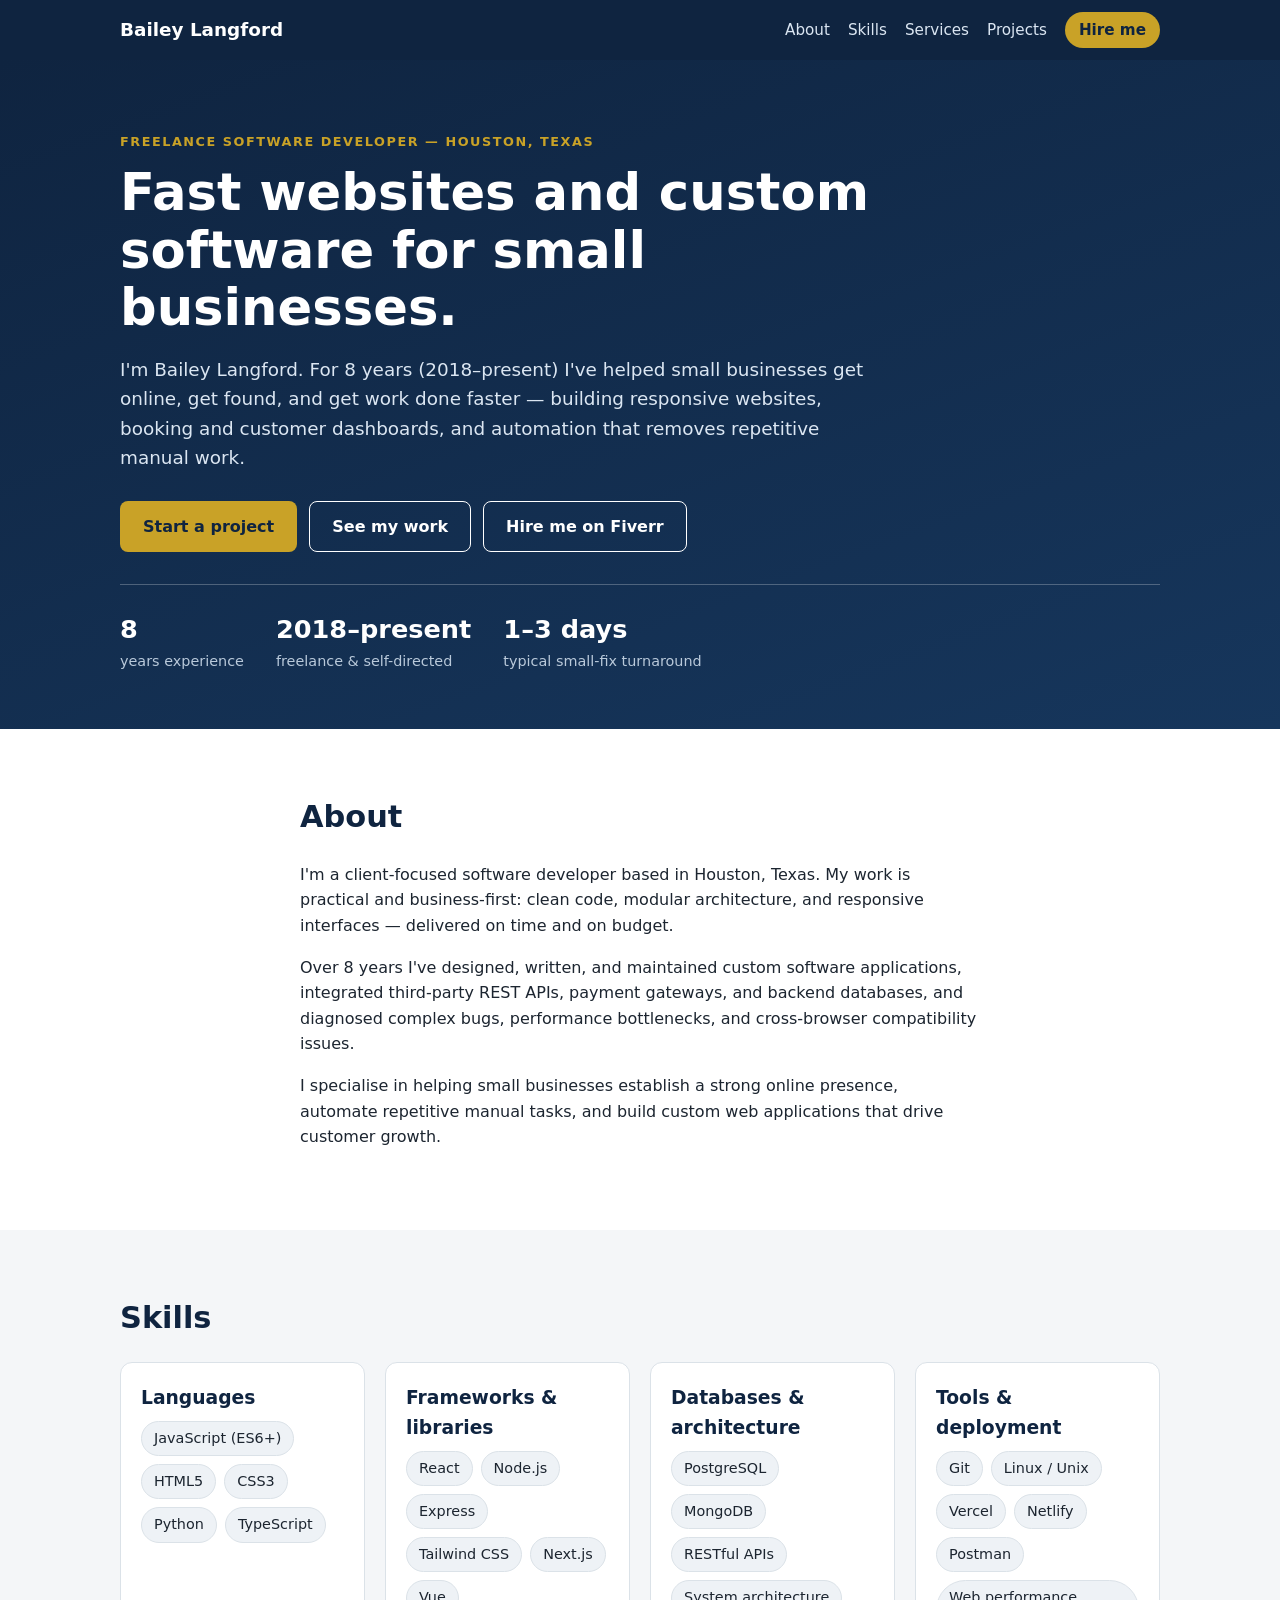
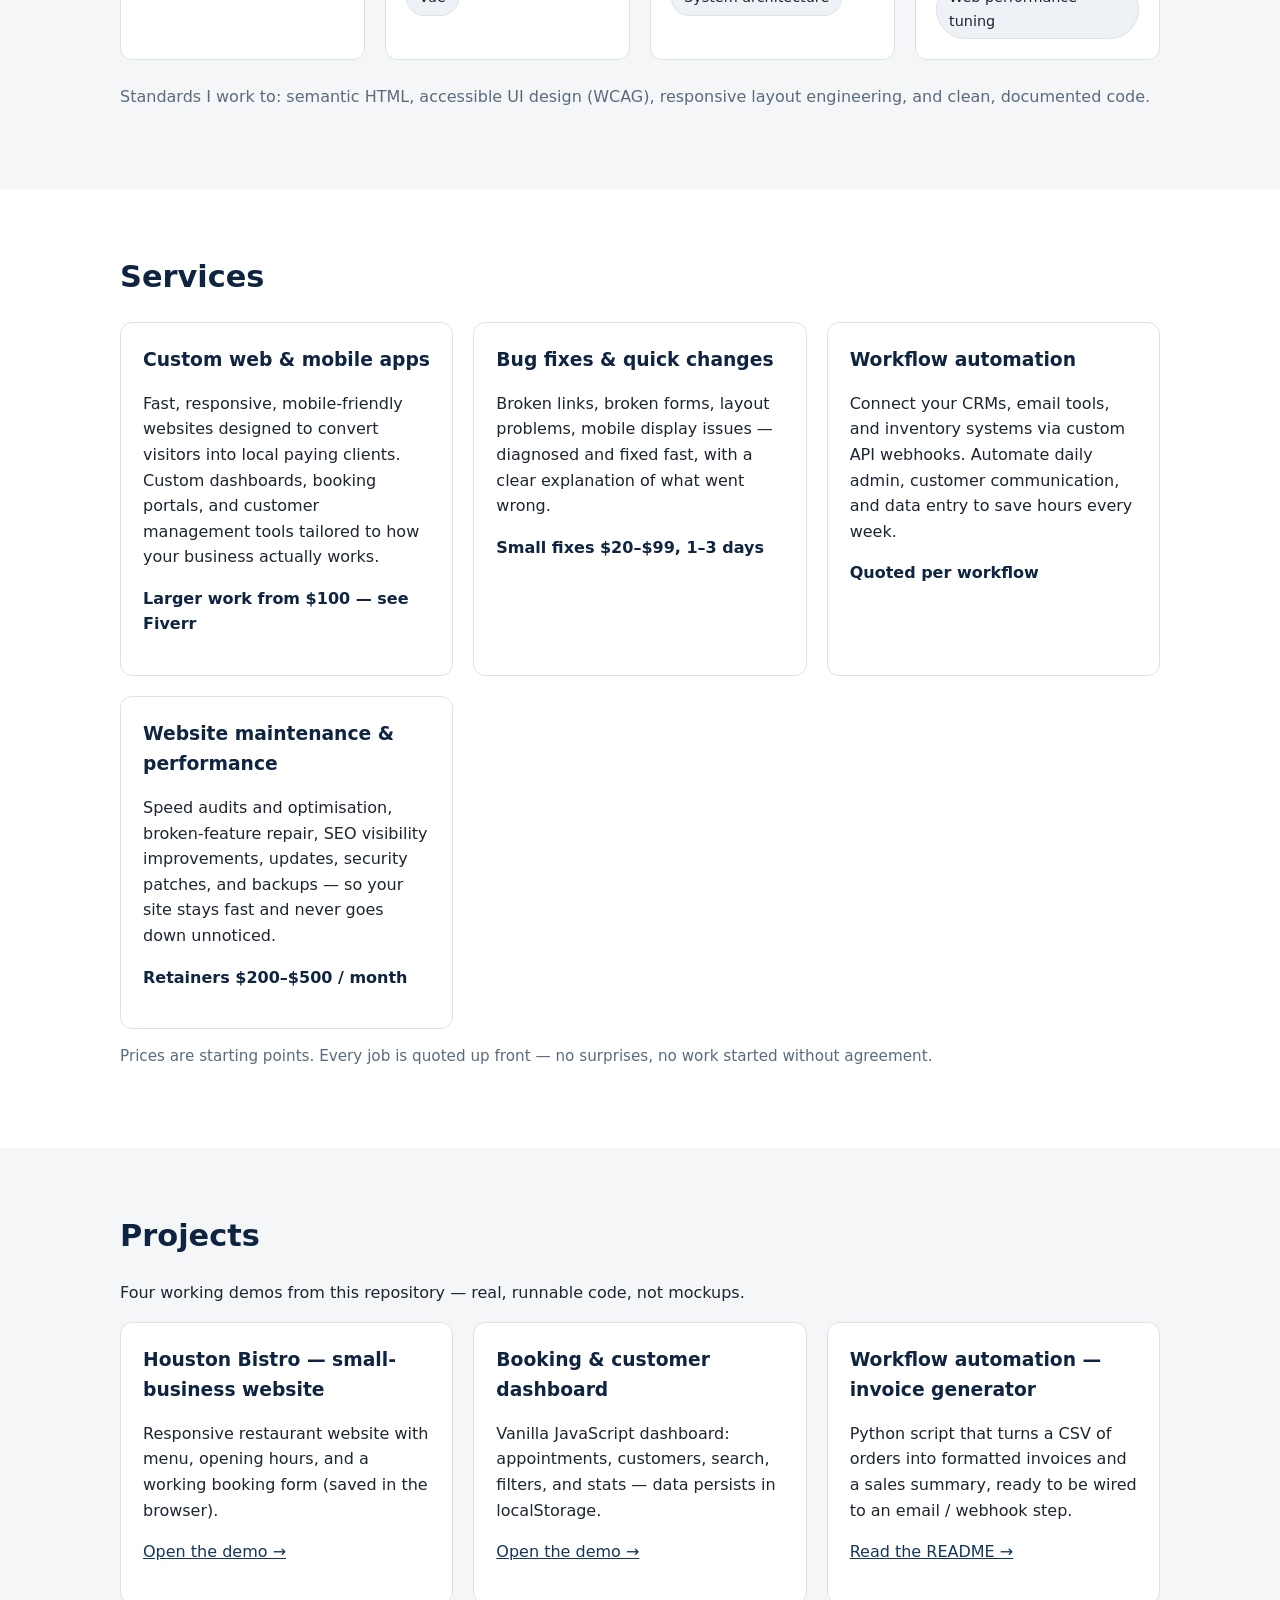
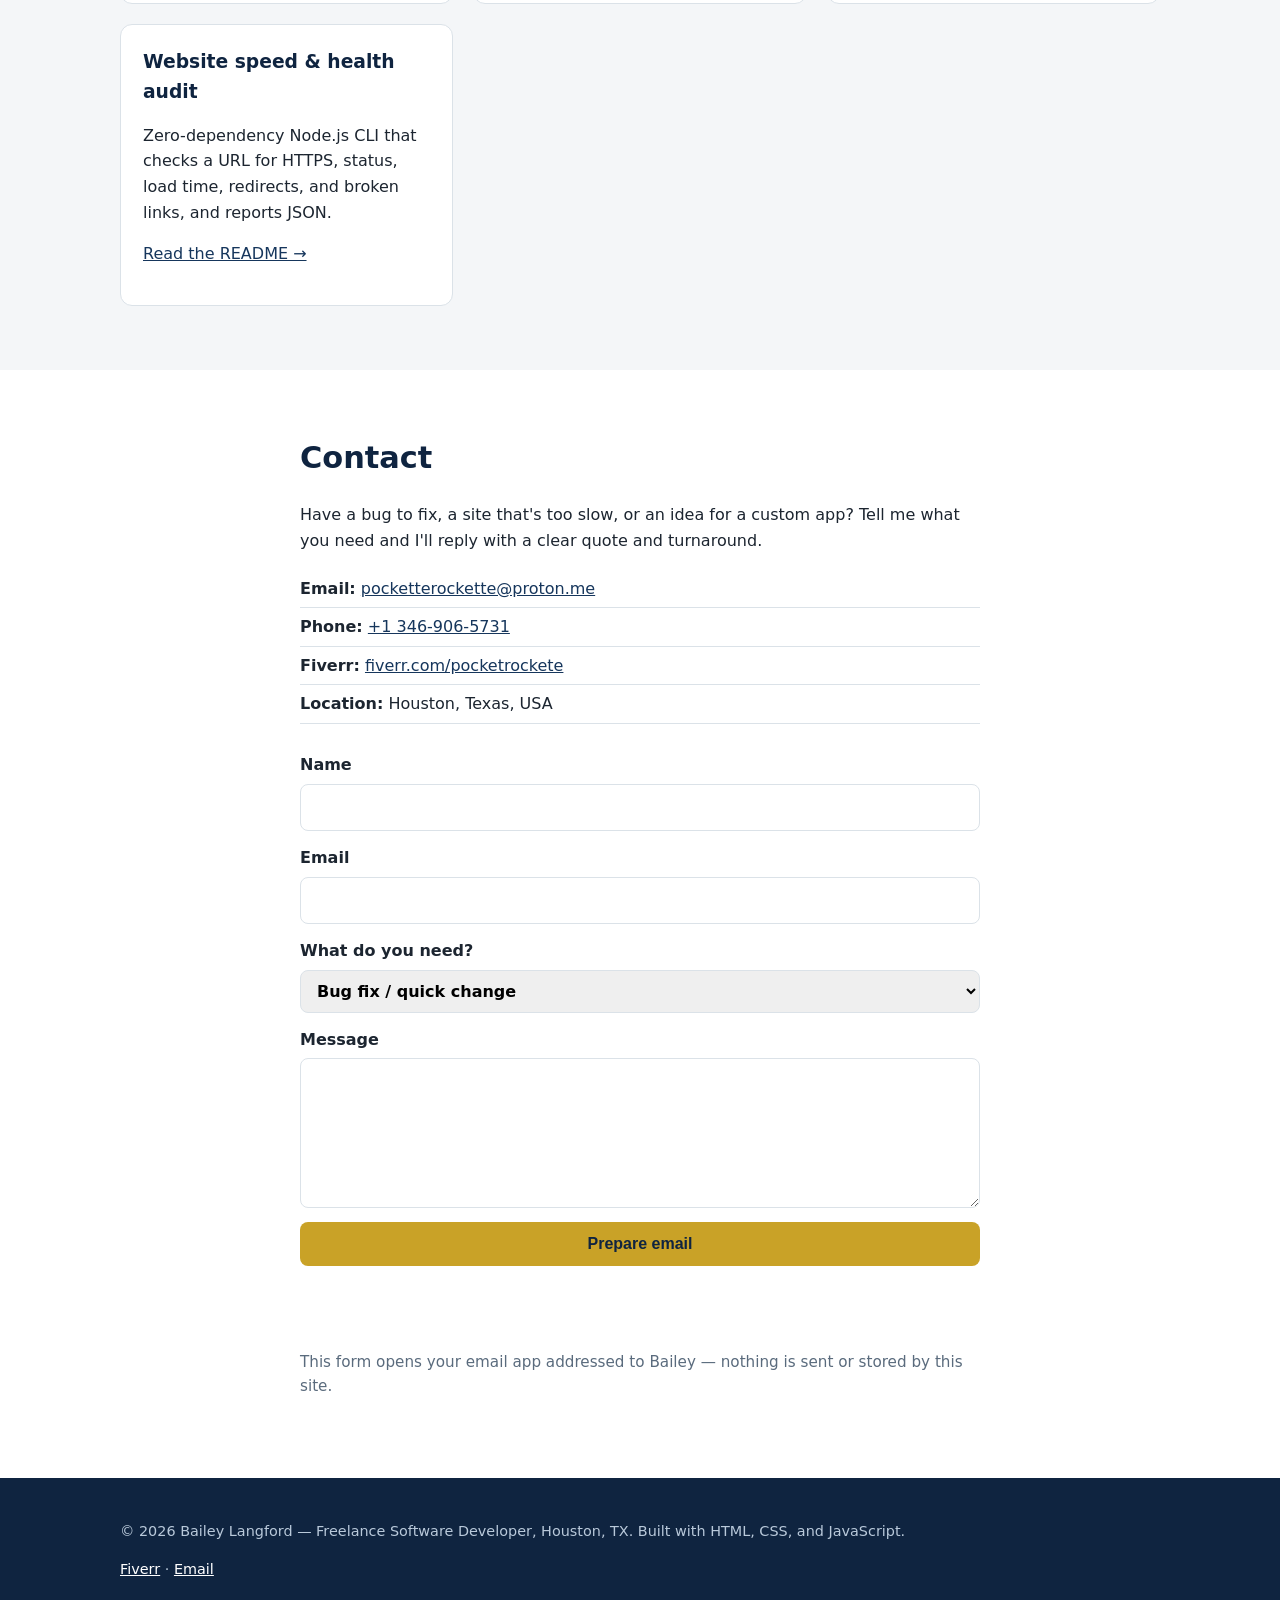
<file: index.html>
<!DOCTYPE html>
<html lang="en">
<head>
<meta charset="UTF-8">
<meta name="viewport" content="width=device-width, initial-scale=1.0">
<title>Bailey Langford — Freelance Software Developer, Houston TX</title>
<meta name="description" content="Bailey Langford is a freelance software developer in Houston, Texas with 8 years of experience building fast websites, custom web apps, workflow automation and website maintenance for small businesses.">
<link rel="stylesheet" href="styles.css">
</head>
<body>
<header class="site-header">
  <div class="container header-inner">
    <a class="logo" href="#top">Bailey Langford</a>
    <nav aria-label="Main navigation">
      <a href="#about">About</a>
      <a href="#skills">Skills</a>
      <a href="#services">Services</a>
      <a href="#projects">Projects</a>
      <a href="#contact" class="nav-cta">Hire me</a>
    </nav>
  </div>
</header>

<main id="top">
  <section class="hero">
    <div class="container hero-inner">
      <p class="eyebrow">Freelance Software Developer — Houston, Texas</p>
      <h1>Fast websites and custom software for small businesses.</h1>
      <p class="lede">I'm Bailey Langford. For 8 years (2018–present) I've helped small businesses get online, get found, and get work done faster — building responsive websites, booking and customer dashboards, and automation that removes repetitive manual work.</p>
      <div class="hero-actions">
        <a class="btn btn-primary" href="#contact">Start a project</a>
        <a class="btn btn-secondary" href="#projects">See my work</a>
        <a class="btn btn-secondary" href="https://www.fiverr.com/pocketrockete" target="_blank" rel="noopener">Hire me on Fiverr</a>
      </div>
      <ul class="hero-stats">
        <li><strong>8</strong><span>years experience</span></li>
        <li><strong>2018–present</strong><span>freelance &amp; self-directed</span></li>
        <li><strong>1–3 days</strong><span>typical small-fix turnaround</span></li>
      </ul>
    </div>
  </section>

  <section id="about" class="section">
    <div class="container narrow">
      <h2>About</h2>
      <p>I'm a client-focused software developer based in Houston, Texas. My work is practical and business-first: clean code, modular architecture, and responsive interfaces — delivered on time and on budget.</p>
      <p>Over 8 years I've designed, written, and maintained custom software applications, integrated third-party REST APIs, payment gateways, and backend databases, and diagnosed complex bugs, performance bottlenecks, and cross-browser compatibility issues.</p>
      <p>I specialise in helping small businesses establish a strong online presence, automate repetitive manual tasks, and build custom web applications that drive customer growth.</p>
    </div>
  </section>

  <section id="skills" class="section section-alt">
    <div class="container">
      <h2>Skills</h2>
      <div class="skills-grid">
        <div class="skill-group">
          <h3>Languages</h3>
          <ul class="tags">
            <li>JavaScript (ES6+)</li><li>HTML5</li><li>CSS3</li><li>Python</li><li>TypeScript</li>
          </ul>
        </div>
        <div class="skill-group">
          <h3>Frameworks &amp; libraries</h3>
          <ul class="tags">
            <li>React</li><li>Node.js</li><li>Express</li><li>Tailwind CSS</li><li>Next.js</li><li>Vue</li>
          </ul>
        </div>
        <div class="skill-group">
          <h3>Databases &amp; architecture</h3>
          <ul class="tags">
            <li>PostgreSQL</li><li>MongoDB</li><li>RESTful APIs</li><li>System architecture</li>
          </ul>
        </div>
        <div class="skill-group">
          <h3>Tools &amp; deployment</h3>
          <ul class="tags">
            <li>Git</li><li>Linux / Unix</li><li>Vercel</li><li>Netlify</li><li>Postman</li><li>Web performance tuning</li>
          </ul>
        </div>
      </div>
      <p class="standards">Standards I work to: semantic HTML, accessible UI design (WCAG), responsive layout engineering, and clean, documented code.</p>
    </div>
  </section>

  <section id="services" class="section">
    <div class="container">
      <h2>Services</h2>
      <div class="cards">
        <article class="card">
          <h3>Custom web &amp; mobile apps</h3>
          <p>Fast, responsive, mobile-friendly websites designed to convert visitors into local paying clients. Custom dashboards, booking portals, and customer management tools tailored to how your business actually works.</p>
          <p class="price">Larger work from $100 — see Fiverr</p>
        </article>
        <article class="card">
          <h3>Bug fixes &amp; quick changes</h3>
          <p>Broken links, broken forms, layout problems, mobile display issues — diagnosed and fixed fast, with a clear explanation of what went wrong.</p>
          <p class="price">Small fixes $20–$99, 1–3 days</p>
        </article>
        <article class="card">
          <h3>Workflow automation</h3>
          <p>Connect your CRMs, email tools, and inventory systems via custom API webhooks. Automate daily admin, customer communication, and data entry to save hours every week.</p>
          <p class="price">Quoted per workflow</p>
        </article>
        <article class="card">
          <h3>Website maintenance &amp; performance</h3>
          <p>Speed audits and optimisation, broken-feature repair, SEO visibility improvements, updates, security patches, and backups — so your site stays fast and never goes down unnoticed.</p>
          <p class="price">Retainers $200–$500 / month</p>
        </article>
      </div>
      <p class="note">Prices are starting points. Every job is quoted up front — no surprises, no work started without agreement.</p>
    </div>
  </section>

  <section id="projects" class="section section-alt">
    <div class="container">
      <h2>Projects</h2>
      <p>Four working demos from this repository — real, runnable code, not mockups.</p>
      <div class="cards">
        <article class="card">
          <h3>Houston Bistro — small-business website</h3>
          <p>Responsive restaurant website with menu, opening hours, and a working booking form (saved in the browser).</p>
          <p><a href="projects/houston-bistro-website/">Open the demo →</a></p>
        </article>
        <article class="card">
          <h3>Booking &amp; customer dashboard</h3>
          <p>Vanilla JavaScript dashboard: appointments, customers, search, filters, and stats — data persists in localStorage.</p>
          <p><a href="projects/booking-dashboard/">Open the demo →</a></p>
        </article>
        <article class="card">
          <h3>Workflow automation — invoice generator</h3>
          <p>Python script that turns a CSV of orders into formatted invoices and a sales summary, ready to be wired to an email / webhook step.</p>
          <p><a href="projects/workflow-automation/">Read the README →</a></p>
        </article>
        <article class="card">
          <h3>Website speed &amp; health audit</h3>
          <p>Zero-dependency Node.js CLI that checks a URL for HTTPS, status, load time, redirects, and broken links, and reports JSON.</p>
          <p><a href="projects/site-health-audit/">Read the README →</a></p>
        </article>
      </div>
    </div>
  </section>

  <section id="contact" class="section">
    <div class="container narrow">
      <h2>Contact</h2>
      <p>Have a bug to fix, a site that's too slow, or an idea for a custom app? Tell me what you need and I'll reply with a clear quote and turnaround.</p>
      <ul class="contact-list">
        <li><strong>Email:</strong> <a href="mailto:pocketterockette@proton.me">pocketterockette@proton.me</a></li>
        <li><strong>Phone:</strong> <a href="tel:+13469065731">+1 346-906-5731</a></li>
        <li><strong>Fiverr:</strong> <a href="https://www.fiverr.com/pocketrockete" target="_blank" rel="noopener">fiverr.com/pocketrockete</a></li>
        <li><strong>Location:</strong> Houston, Texas, USA</li>
      </ul>
      <form id="contact-form" class="contact-form">
        <label>Name <input type="text" name="name" required autocomplete="name"></label>
        <label>Email <input type="email" name="email" required autocomplete="email"></label>
        <label>What do you need?
          <select name="type">
            <option>Bug fix / quick change</option>
            <option>New website</option>
            <option>Custom app / dashboard</option>
            <option>Workflow automation</option>
            <option>Monthly maintenance retainer</option>
            <option>Something else</option>
          </select>
        </label>
        <label>Message <textarea name="message" rows="5" required></textarea></label>
        <button class="btn btn-primary" type="submit">Prepare email</button>
        <p id="contact-status" class="form-status" role="status"></p>
      </form>
      <p class="note">This form opens your email app addressed to Bailey — nothing is sent or stored by this site.</p>
    </div>
  </section>
</main>

<footer class="site-footer">
  <div class="container">
    <p>© 2026 Bailey Langford — Freelance Software Developer, Houston, TX. Built with HTML, CSS, and JavaScript.</p>
    <p><a href="https://www.fiverr.com/pocketrockete" target="_blank" rel="noopener">Fiverr</a> · <a href="mailto:pocketterockette@proton.me">Email</a></p>
  </div>
</footer>
<script src="script.js"></script>
</body>
</html>
</file>
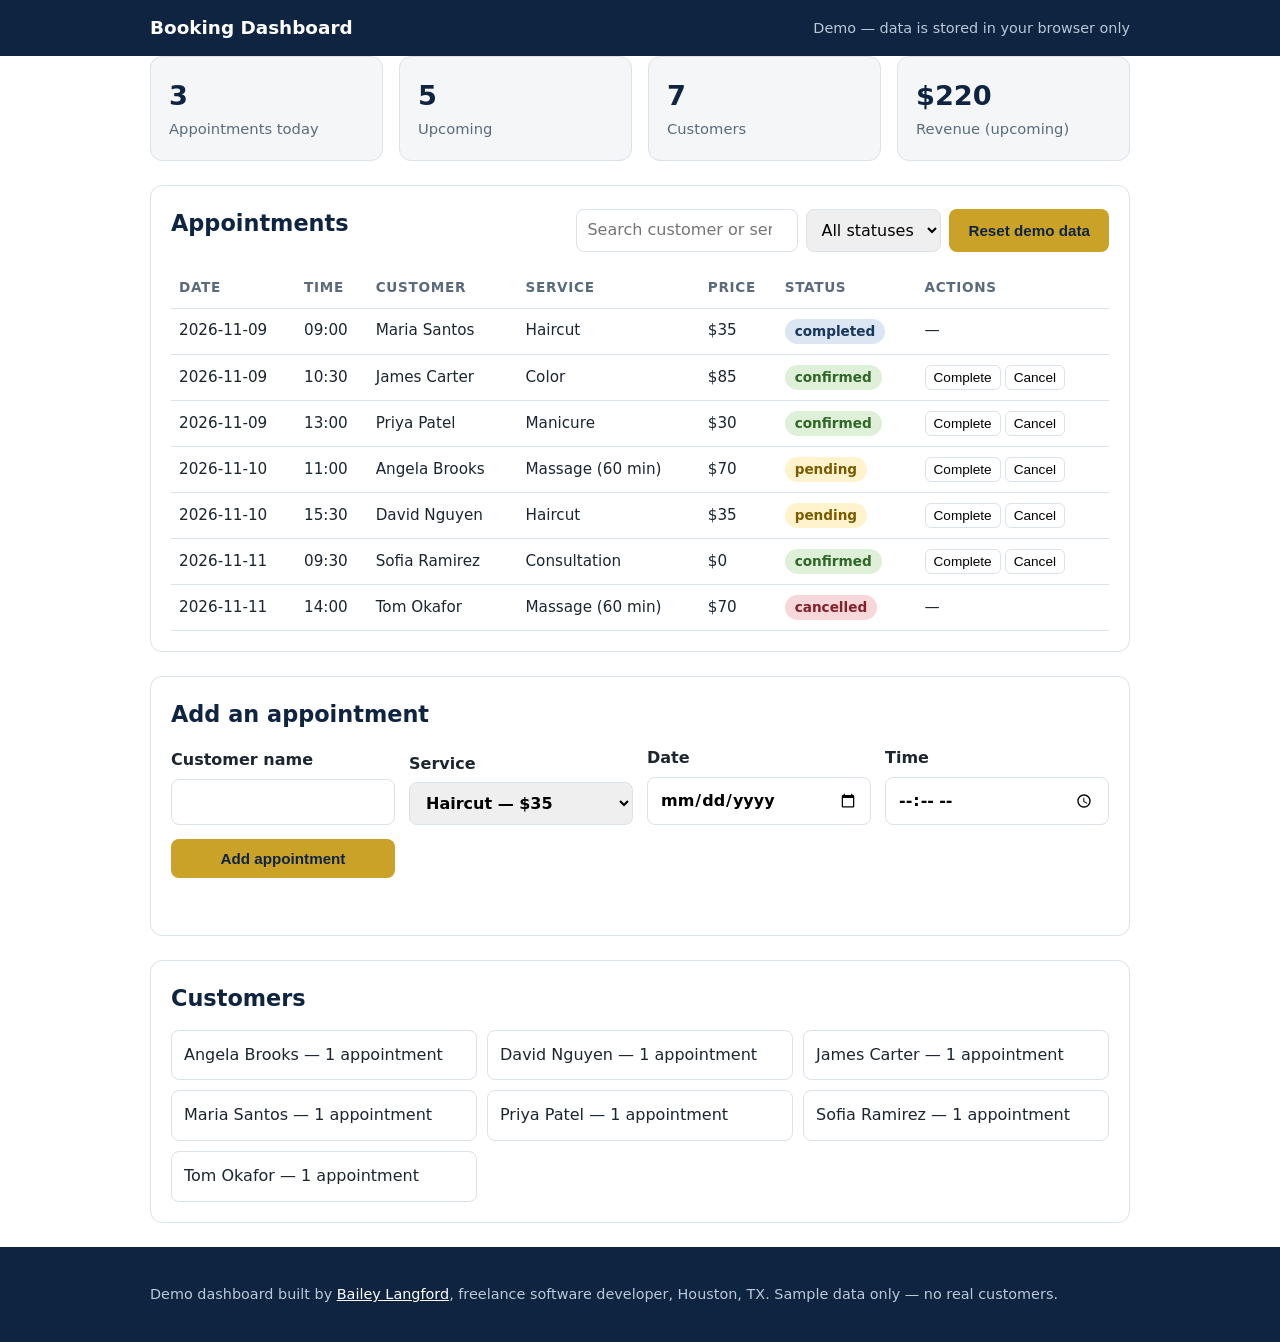
<file: projects/booking-dashboard/index.html>
<!DOCTYPE html>
<html lang="en">
<head>
<meta charset="UTF-8">
<meta name="viewport" content="width=device-width, initial-scale=1.0">
<title>Booking Dashboard — Demo by Bailey Langford</title>
<meta name="description" content="A small-business booking and customer dashboard demo: appointments, customers, search, filters, and stats, with data saved in the browser.">
<link rel="stylesheet" href="styles.css">
</head>
<body>
<header class="site-header">
  <div class="container header-inner">
    <a class="logo" href="#top">Booking Dashboard</a>
    <span class="header-note">Demo — data is stored in your browser only</span>
  </div>
</header>
<main id="top" class="container">
  <section class="stats" aria-label="Business stats">
    <div class="stat"><strong id="stat-today">0</strong><span>Appointments today</span></div>
    <div class="stat"><strong id="stat-upcoming">0</strong><span>Upcoming</span></div>
    <div class="stat"><strong id="stat-customers">0</strong><span>Customers</span></div>
    <div class="stat"><strong id="stat-revenue">$0</strong><span>Revenue (upcoming)</span></div>
  </section>

  <section class="panel">
    <div class="panel-head">
      <h2>Appointments</h2>
      <div class="controls">
        <input type="search" id="search" placeholder="Search customer or service…" aria-label="Search appointments">
        <select id="status-filter" aria-label="Filter by status">
          <option value="all">All statuses</option>
          <option value="confirmed">Confirmed</option>
          <option value="pending">Pending</option>
          <option value="completed">Completed</option>
          <option value="cancelled">Cancelled</option>
        </select>
        <button class="btn btn-primary" id="reset-demo" type="button">Reset demo data</button>
      </div>
    </div>
    <table>
      <thead>
        <tr><th>Date</th><th>Time</th><th>Customer</th><th>Service</th><th>Price</th><th>Status</th><th>Actions</th></tr>
      </thead>
      <tbody id="appointments-body"></tbody>
    </table>
    <p id="no-results" class="note" hidden>No appointments match your search.</p>
  </section>

  <section class="panel">
    <h2>Add an appointment</h2>
    <form id="add-form" class="form">
      <label>Customer name <input type="text" name="customer" required></label>
      <label>Service
        <select name="service" required>
          <option value="Haircut — $35">Haircut — $35</option>
          <option value="Color — $85">Color — $85</option>
          <option value="Manicure — $30">Manicure — $30</option>
          <option value="Massage (60 min) — $70">Massage (60 min) — $70</option>
          <option value="Consultation — $0">Consultation — $0</option>
        </select>
      </label>
      <label>Date <input type="date" name="date" required></label>
      <label>Time <input type="time" name="time" required></label>
      <button class="btn btn-primary" type="submit">Add appointment</button>
      <p id="form-status" class="form-status" role="status"></p>
    </form>
  </section>

  <section class="panel">
    <h2>Customers</h2>
    <ul id="customer-list" class="customer-list"></ul>
  </section>
</main>
<footer class="site-footer">
  <div class="container">
    <p>Demo dashboard built by <a href="../../index.html">Bailey Langford</a>, freelance software developer, Houston, TX. Sample data only — no real customers.</p>
  </div>
</footer>
<script src="script.js"></script>
</body>
</html>
</file>
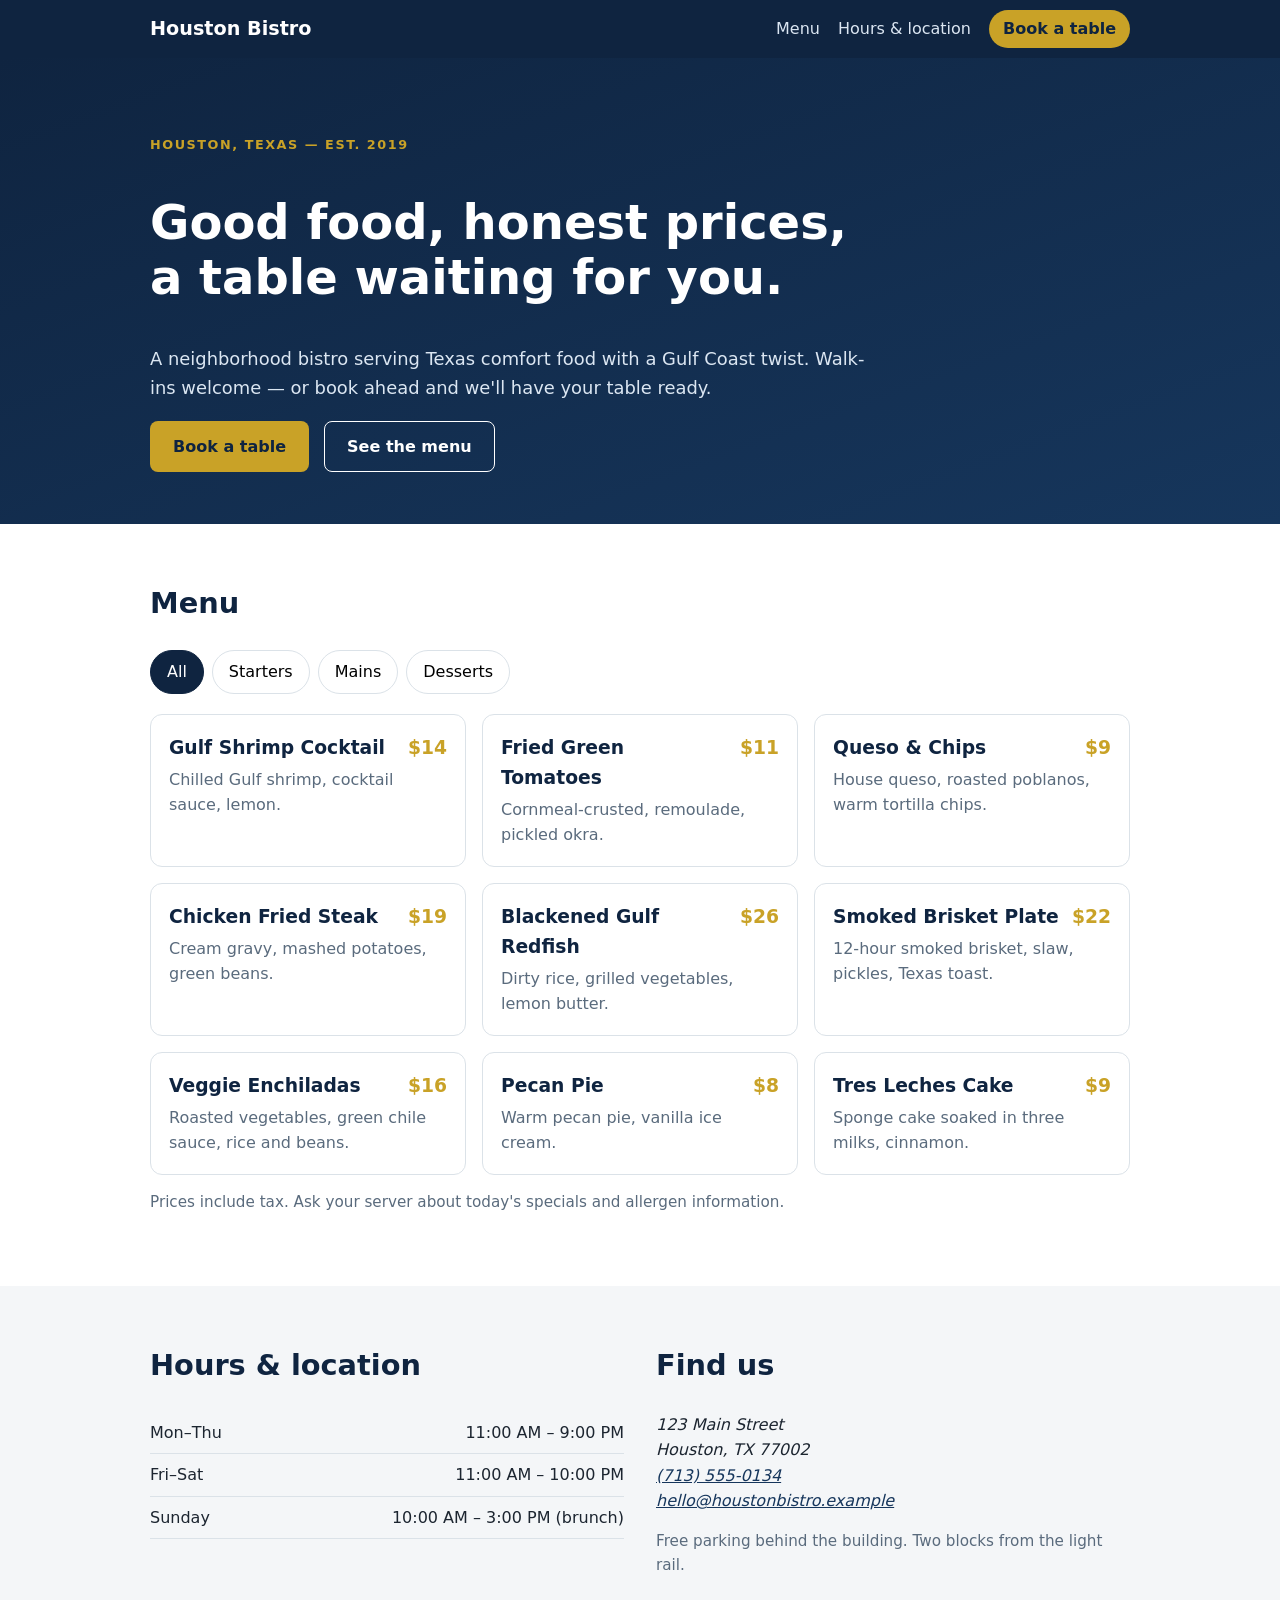
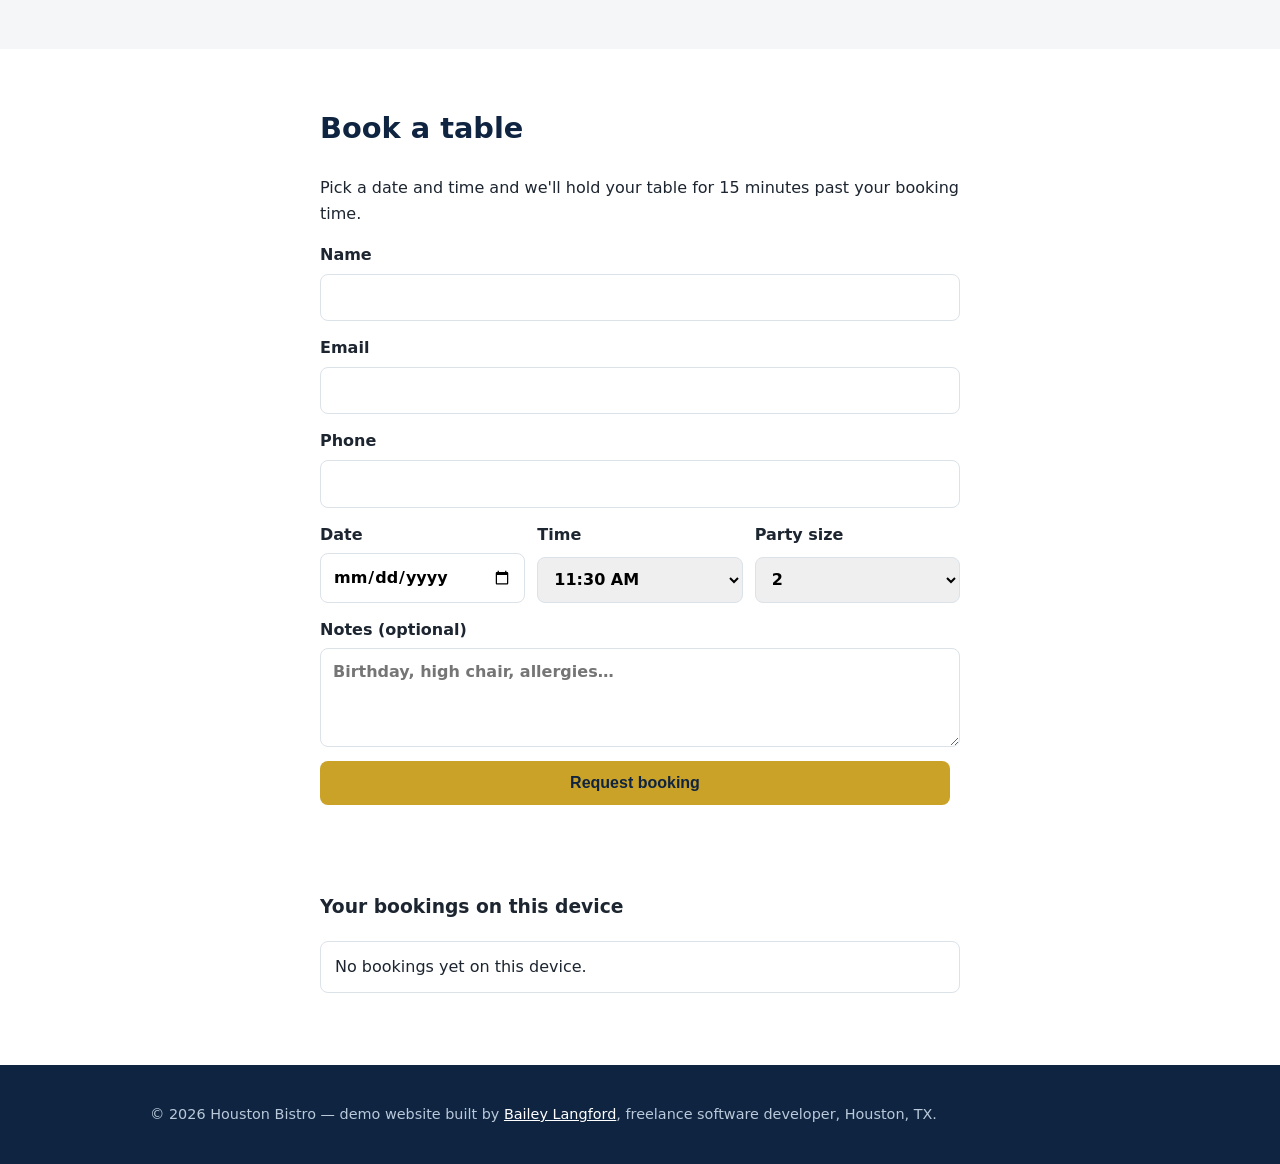
<file: projects/houston-bistro-website/index.html>
<!DOCTYPE html>
<html lang="en">
<head>
<meta charset="UTF-8">
<meta name="viewport" content="width=device-width, initial-scale=1.0">
<title>Houston Bistro — Neighborhood Restaurant in Houston, TX</title>
<meta name="description" content="Houston Bistro — a friendly neighborhood restaurant in Houston, Texas. View the menu, check opening hours, and book a table online. Demo website built by Bailey Langford.">
<link rel="stylesheet" href="styles.css">
</head>
<body>
<header class="site-header">
  <div class="container header-inner">
    <a class="logo" href="#top">Houston Bistro</a>
    <nav aria-label="Main navigation">
      <a href="#menu">Menu</a>
      <a href="#hours">Hours &amp; location</a>
      <a href="#book" class="nav-cta">Book a table</a>
    </nav>
  </div>
</header>
<main id="top">
  <section class="hero">
    <div class="container">
      <p class="eyebrow">Houston, Texas — Est. 2019</p>
      <h1>Good food, honest prices, a table waiting for you.</h1>
      <p class="lede">A neighborhood bistro serving Texas comfort food with a Gulf Coast twist. Walk-ins welcome — or book ahead and we'll have your table ready.</p>
      <a class="btn btn-primary" href="#book">Book a table</a>
      <a class="btn btn-secondary" href="#menu">See the menu</a>
    </div>
  </section>

  <section id="menu" class="section">
    <div class="container">
      <h2>Menu</h2>
      <div class="menu-filters" role="group" aria-label="Filter menu">
        <button class="filter-btn active" data-filter="all">All</button>
        <button class="filter-btn" data-filter="starters">Starters</button>
        <button class="filter-btn" data-filter="mains">Mains</button>
        <button class="filter-btn" data-filter="desserts">Desserts</button>
      </div>
      <div class="menu-grid" id="menu-grid"></div>
      <p class="note">Prices include tax. Ask your server about today's specials and allergen information.</p>
    </div>
  </section>

  <section id="hours" class="section section-alt">
    <div class="container hours-grid">
      <div>
        <h2>Hours &amp; location</h2>
        <ul class="hours-list">
          <li><span>Mon–Thu</span><span>11:00 AM – 9:00 PM</span></li>
          <li><span>Fri–Sat</span><span>11:00 AM – 10:00 PM</span></li>
          <li><span>Sunday</span><span>10:00 AM – 3:00 PM (brunch)</span></li>
        </ul>
      </div>
      <div>
        <h2>Find us</h2>
        <address>
          123 Main Street<br>
          Houston, TX 77002<br>
          <a href="tel:+17135550134">(713) 555-0134</a><br>
          <a href="mailto:hello@houstonbistro.example">hello@houstonbistro.example</a>
        </address>
        <p class="note">Free parking behind the building. Two blocks from the light rail.</p>
      </div>
    </div>
  </section>

  <section id="book" class="section">
    <div class="container narrow">
      <h2>Book a table</h2>
      <p>Pick a date and time and we'll hold your table for 15 minutes past your booking time.</p>
      <form id="booking-form" class="form">
        <label>Name <input type="text" name="name" required autocomplete="name"></label>
        <label>Email <input type="email" name="email" required autocomplete="email"></label>
        <label>Phone <input type="tel" name="phone" required autocomplete="tel"></label>
        <div class="form-row">
          <label>Date <input type="date" name="date" id="booking-date" required></label>
          <label>Time
            <select name="time" required>
              <option>11:30 AM</option><option>12:00 PM</option><option>12:30 PM</option>
              <option>1:00 PM</option><option>5:30 PM</option><option>6:00 PM</option>
              <option>6:30 PM</option><option>7:00 PM</option><option>7:30 PM</option><option>8:00 PM</option>
            </select>
          </label>
          <label>Party size
            <select name="party" required>
              <option>1</option><option selected>2</option><option>3</option><option>4</option>
              <option>5</option><option>6</option><option>7+</option>
            </select>
          </label>
        </div>
        <label>Notes (optional) <textarea name="notes" rows="3" placeholder="Birthday, high chair, allergies…"></textarea></label>
        <button class="btn btn-primary" type="submit">Request booking</button>
        <p id="booking-status" class="form-status" role="status"></p>
      </form>
      <h3>Your bookings on this device</h3>
      <ul id="my-bookings" class="booking-list"></ul>
    </div>
  </section>
</main>
<footer class="site-footer">
  <div class="container">
    <p>© 2026 Houston Bistro — demo website built by <a href="../../index.html">Bailey Langford</a>, freelance software developer, Houston, TX.</p>
  </div>
</footer>
<script src="script.js"></script>
</body>
</html>
</file>
<file: styles.css>
:root {
  --navy: #0f2440;
  --navy-light: #16365c;
  --gold: #c9a227;
  --gold-dark: #a8861d;
  --bg: #ffffff;
  --bg-alt: #f4f6f8;
  --text: #1c2530;
  --muted: #5a6b7d;
  --border: #dbe2e8;
  --radius: 12px;
}
* { box-sizing: border-box; }
html { scroll-behavior: smooth; }
body { margin: 0; font-family: system-ui, -apple-system, "Segoe UI", Roboto, Arial, sans-serif; color: var(--text); background: var(--bg); line-height: 1.6; }
a { color: var(--navy-light); }
a:hover { color: var(--gold-dark); }
.container { max-width: 1080px; margin: 0 auto; padding: 0 20px; }
.narrow { max-width: 720px; }
.site-header { background: var(--navy); color: #fff; position: sticky; top: 0; z-index: 10; }
.header-inner { display: flex; align-items: center; justify-content: space-between; gap: 16px; min-height: 60px; flex-wrap: wrap; }
.logo { color: #fff; font-weight: 800; font-size: 1.15rem; text-decoration: none; }
.site-header nav { display: flex; gap: 18px; align-items: center; flex-wrap: wrap; }
.site-header nav a { color: #dbe6f2; text-decoration: none; font-size: 0.95rem; }
.site-header nav a:hover { color: #fff; }
.nav-cta { background: var(--gold); color: var(--navy) !important; padding: 6px 14px; border-radius: 999px; font-weight: 700; }
.hero { background: linear-gradient(160deg, var(--navy) 0%, var(--navy-light) 100%); color: #fff; padding: 72px 0 56px; }
.eyebrow { color: var(--gold); text-transform: uppercase; letter-spacing: 0.12em; font-size: 0.8rem; font-weight: 700; margin: 0 0 12px; }
.hero h1 { font-size: clamp(2rem, 5vw, 3.2rem); line-height: 1.12; margin: 0 0 16px; max-width: 760px; }
.lede { font-size: 1.15rem; color: #dbe6f2; max-width: 760px; }
.hero-actions { display: flex; gap: 12px; flex-wrap: wrap; margin: 28px 0; }
.btn { display: inline-block; padding: 12px 22px; border-radius: 8px; text-decoration: none; font-weight: 700; border: 1px solid transparent; cursor: pointer; font-size: 1rem; }
.btn-primary { background: var(--gold); color: var(--navy); }
.btn-primary:hover { background: #dbb63a; color: var(--navy); }
.btn-secondary { background: transparent; color: #fff; border-color: #fff; }
.btn-secondary:hover { background: rgba(255,255,255,0.12); color: #fff; }
.hero-stats { list-style: none; display: flex; gap: 32px; flex-wrap: wrap; margin: 32px 0 0; padding: 24px 0 0; border-top: 1px solid rgba(255,255,255,0.25); }
.hero-stats li { display: flex; flex-direction: column; }
.hero-stats strong { font-size: 1.6rem; }
.hero-stats span { color: #b9c9da; font-size: 0.9rem; }
.section { padding: 64px 0; }
.section-alt { background: var(--bg-alt); }
h2 { font-size: 1.9rem; margin: 0 0 20px; color: var(--navy); }
h3 { margin: 0 0 8px; color: var(--navy); }
.skills-grid { display: grid; grid-template-columns: repeat(auto-fit, minmax(240px, 1fr)); gap: 20px; }
.skill-group { background: #fff; border: 1px solid var(--border); border-radius: var(--radius); padding: 20px; }
.tags { list-style: none; display: flex; flex-wrap: wrap; gap: 8px; margin: 0; padding: 0; }
.tags li { background: #eef2f6; border: 1px solid var(--border); border-radius: 999px; padding: 5px 12px; font-size: 0.9rem; }
.standards { color: var(--muted); margin-top: 24px; }
.cards { display: grid; grid-template-columns: repeat(auto-fit, minmax(260px, 1fr)); gap: 20px; }
.card { background: #fff; border: 1px solid var(--border); border-radius: var(--radius); padding: 22px; }
.section-alt .card { background: #fff; }
.price { font-weight: 700; color: var(--navy); }
.note { color: var(--muted); font-size: 0.95rem; }
.contact-list { list-style: none; padding: 0; margin: 0 0 28px; }
.contact-list li { padding: 6px 0; border-bottom: 1px solid var(--border); }
.contact-form { display: grid; gap: 14px; }
.contact-form label { display: grid; gap: 6px; font-weight: 600; }
.contact-form input, .contact-form select, .contact-form textarea { font: inherit; padding: 10px 12px; border: 1px solid var(--border); border-radius: 8px; width: 100%; }
.contact-form input:focus, .contact-form select:focus, .contact-form textarea:focus { outline: 2px solid var(--gold); border-color: var(--gold); }
.form-status { color: var(--navy); font-weight: 600; min-height: 1.4em; }
.site-footer { background: var(--navy); color: #b9c9da; padding: 28px 0; font-size: 0.9rem; }
.site-footer a { color: #fff; }
@media (max-width: 640px) {
  .section { padding: 44px 0; }
  .hero { padding: 48px 0 40px; }
  .header-inner { padding-top: 10px; padding-bottom: 10px; }
}
</file>
<file: projects/booking-dashboard/styles.css>
:root { --navy:#0f2440; --gold:#c9a227; --border:#dbe2e8; --alt:#f4f6f8; --text:#1c2530; --muted:#5a6b7d; }
* { box-sizing:border-box; }
body { margin:0; font-family:system-ui,-apple-system,"Segoe UI",Roboto,Arial,sans-serif; color:var(--text); line-height:1.55; background:#fff; }
a { color:#16365c; }
.container { max-width:1020px; margin:0 auto; padding:0 20px; }
.site-header { background:var(--navy); color:#fff; }
.header-inner { display:flex; justify-content:space-between; align-items:center; min-height:56px; flex-wrap:wrap; gap:8px; }
.logo { color:#fff; font-weight:800; text-decoration:none; font-size:1.15rem; }
.header-note { color:#b9c9da; font-size:.9rem; }
main { padding:28px 0 56px; }
.stats { display:grid; grid-template-columns:repeat(auto-fit,minmax(180px,1fr)); gap:16px; margin-bottom:24px; }
.stat { border:1px solid var(--border); border-radius:12px; padding:18px; background:var(--alt); }
.stat strong { display:block; font-size:1.7rem; color:var(--navy); }
.stat span { color:var(--muted); font-size:.92rem; }
.panel { border:1px solid var(--border); border-radius:12px; padding:20px; margin-bottom:24px; }
.panel-head { display:flex; justify-content:space-between; align-items:center; gap:16px; flex-wrap:wrap; }
h2 { color:var(--navy); margin:0 0 14px; font-size:1.4rem; }
.controls { display:flex; gap:8px; flex-wrap:wrap; }
.controls input, .controls select { font:inherit; padding:8px 10px; border:1px solid var(--border); border-radius:8px; }
.btn { padding:10px 18px; border-radius:8px; font-weight:700; cursor:pointer; border:1px solid transparent; font-size:.95rem; }
.btn-primary { background:var(--gold); color:var(--navy); }
table { width:100%; border-collapse:collapse; margin-top:12px; }
th, td { text-align:left; padding:10px 8px; border-bottom:1px solid var(--border); font-size:.95rem; }
th { color:var(--muted); font-size:.85rem; text-transform:uppercase; letter-spacing:.05em; }
.status { display:inline-block; padding:2px 10px; border-radius:999px; font-size:.85rem; font-weight:700; }
.status-confirmed { background:#dff0d8; color:#2f6627; }
.status-pending { background:#fff3cd; color:#7a5b00; }
.status-completed { background:#dbe6f2; color:#16365c; }
.status-cancelled { background:#f8d7da; color:#842029; }
.row-btn { background:none; border:1px solid var(--border); border-radius:6px; padding:4px 8px; cursor:pointer; margin-right:4px; font-size:.85rem; }
.form { display:grid; grid-template-columns:repeat(auto-fit,minmax(200px,1fr)); gap:14px; align-items:end; }
.form label { display:grid; gap:6px; font-weight:600; }
.form input, .form select { font:inherit; padding:10px 12px; border:1px solid var(--border); border-radius:8px; width:100%; }
.form-status { font-weight:600; color:var(--navy); min-height:1.4em; grid-column:1/-1; margin:0; }
.customer-list { list-style:none; padding:0; margin:0; display:grid; grid-template-columns:repeat(auto-fit,minmax(240px,1fr)); gap:10px; }
.customer-list li { border:1px solid var(--border); border-radius:8px; padding:12px; }
.note { color:var(--muted); }
.site-footer { background:var(--navy); color:#b9c9da; padding:22px 0; font-size:.9rem; }
.site-footer a { color:#fff; }
@media (max-width:720px){ table, thead, tbody, th, td, tr { display:block; } thead { display:none; } tr { border-bottom:2px solid var(--border); padding:8px 0; } td { border-bottom:none; padding:4px 0; } td::before { content:attr(data-label) ": "; font-weight:700; color:var(--muted); } }
</file>
<file: projects/houston-bistro-website/styles.css>
:root { --navy:#0f2440; --gold:#c9a227; --bg:#fff; --alt:#f4f6f8; --text:#1c2530; --muted:#5a6b7d; --border:#dbe2e8; --radius:12px; }
* { box-sizing:border-box; }
body { margin:0; font-family:system-ui,-apple-system,"Segoe UI",Roboto,Arial,sans-serif; color:var(--text); line-height:1.6; }
a { color:#16365c; }
.container { max-width:1020px; margin:0 auto; padding:0 20px; }
.narrow { max-width:680px; }
.site-header { background:var(--navy); color:#fff; position:sticky; top:0; }
.header-inner { display:flex; justify-content:space-between; align-items:center; min-height:58px; flex-wrap:wrap; gap:12px; }
.logo { color:#fff; font-weight:800; font-size:1.2rem; text-decoration:none; }
.site-header nav { display:flex; gap:18px; align-items:center; flex-wrap:wrap; }
.site-header nav a { color:#dbe6f2; text-decoration:none; }
.nav-cta { background:var(--gold); color:var(--navy)!important; padding:6px 14px; border-radius:999px; font-weight:700; }
.hero { background:linear-gradient(160deg,#0f2440,#16365c); color:#fff; padding:64px 0 52px; }
.eyebrow { color:var(--gold); text-transform:uppercase; letter-spacing:.12em; font-size:.8rem; font-weight:700; }
.hero h1 { font-size:clamp(1.9rem,5vw,3rem); line-height:1.15; max-width:720px; }
.lede { color:#dbe6f2; font-size:1.12rem; max-width:720px; }
.btn { display:inline-block; padding:12px 22px; border-radius:8px; text-decoration:none; font-weight:700; border:1px solid transparent; cursor:pointer; font-size:1rem; margin-right:10px; }
.btn-primary { background:var(--gold); color:var(--navy); }
.btn-secondary { background:transparent; color:#fff; border-color:#fff; }
.section { padding:56px 0; }
.section-alt { background:var(--alt); }
h2 { color:var(--navy); font-size:1.8rem; margin-top:0; }
.menu-filters { display:flex; gap:8px; flex-wrap:wrap; margin-bottom:20px; }
.filter-btn { padding:8px 16px; border:1px solid var(--border); background:#fff; border-radius:999px; cursor:pointer; font:inherit; }
.filter-btn.active { background:var(--navy); color:#fff; border-color:var(--navy); }
.menu-grid { display:grid; grid-template-columns:repeat(auto-fit,minmax(240px,1fr)); gap:16px; }
.menu-item { border:1px solid var(--border); border-radius:var(--radius); padding:18px; background:#fff; }
.menu-item h3 { margin:0 0 4px; color:var(--navy); display:flex; justify-content:space-between; gap:12px; }
.menu-item .price { color:var(--gold); font-weight:800; white-space:nowrap; }
.menu-item p { margin:0; color:var(--muted); }
.hours-grid { display:grid; grid-template-columns:repeat(auto-fit,minmax(280px,1fr)); gap:32px; }
.hours-list { list-style:none; padding:0; }
.hours-list li { display:flex; justify-content:space-between; padding:8px 0; border-bottom:1px solid var(--border); }
.note { color:var(--muted); font-size:.95rem; }
.form { display:grid; gap:14px; }
.form label { display:grid; gap:6px; font-weight:600; }
.form input, .form select, .form textarea { font:inherit; padding:10px 12px; border:1px solid var(--border); border-radius:8px; width:100%; }
.form-row { display:grid; grid-template-columns:repeat(auto-fit,minmax(160px,1fr)); gap:12px; }
.form-status { font-weight:600; color:var(--navy); min-height:1.4em; }
.booking-list { list-style:none; padding:0; }
.booking-list li { border:1px solid var(--border); border-radius:8px; padding:12px 14px; margin-bottom:8px; display:flex; justify-content:space-between; gap:12px; flex-wrap:wrap; }
.booking-list button { background:none; border:1px solid var(--border); border-radius:6px; padding:4px 10px; cursor:pointer; }
.site-footer { background:var(--navy); color:#b9c9da; padding:24px 0; font-size:.9rem; }
.site-footer a { color:#fff; }
@media (max-width:640px){ .section{padding:40px 0;} }
</file>
